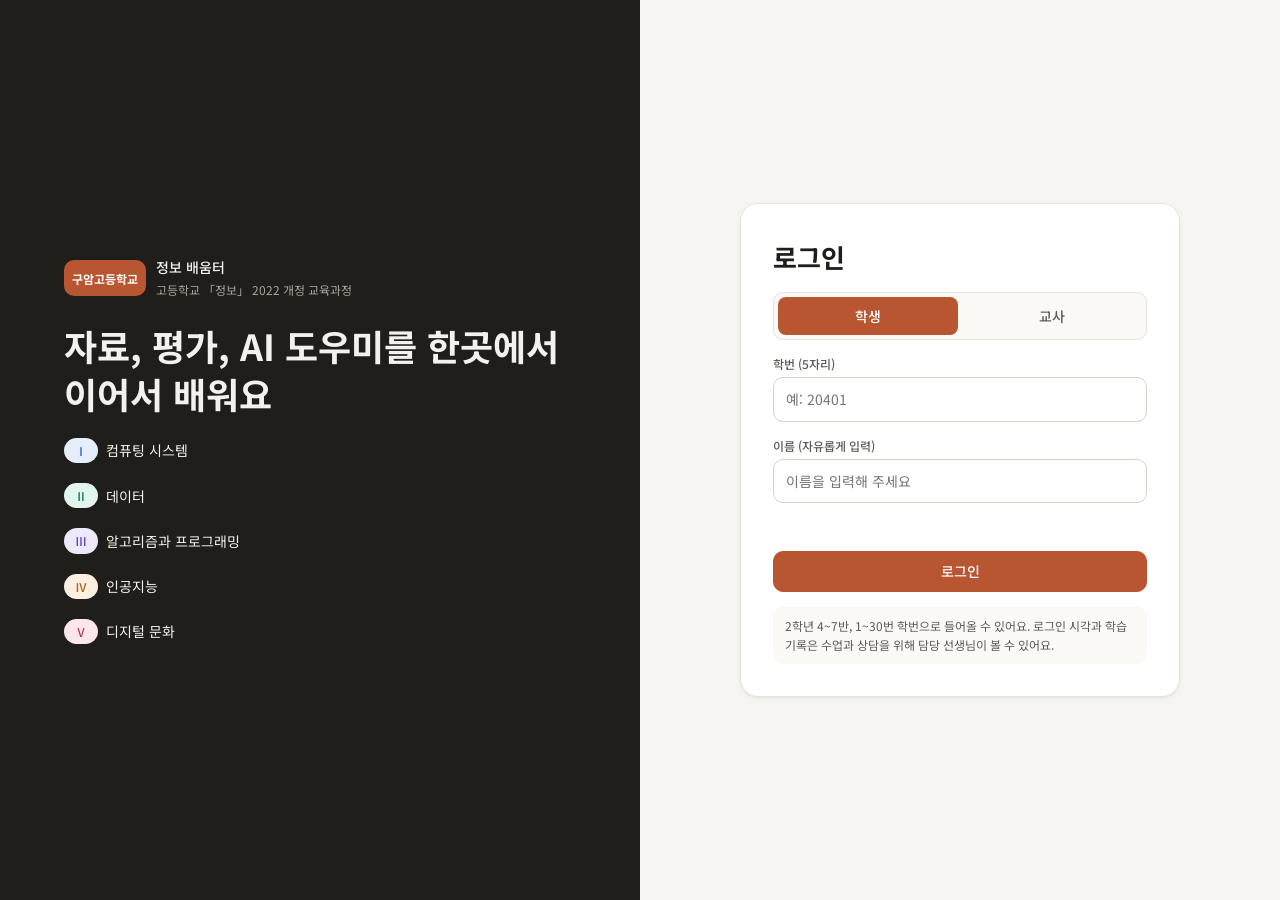
<file: index.html>
<!doctype html>
<html lang="ko">
<head>
<meta charset="utf-8">
<meta name="viewport" content="width=device-width,initial-scale=1">
<title>구암 정보교과 학습 배움터</title>
<meta name="theme-color" content="#B85632">
<meta name="description" content="구암고등학교 「정보」 2022 개정 교육과정 자료, 평가, AI 도우미">
<link rel="manifest" href="manifest.json">
<link rel="icon" href="icons/icon-192.png">
<link rel="apple-touch-icon" href="icons/icon-192.png">
<link rel="preconnect" href="https://fonts.googleapis.com">
<link rel="preconnect" href="https://fonts.gstatic.com" crossorigin>
<link rel="stylesheet" href="https://fonts.googleapis.com/css2?family=Noto+Sans+KR:wght@400;500;700&family=IBM+Plex+Mono:wght@500&display=swap">
<link rel="stylesheet" href="styles.css">
</head>
<body>
<div id="app"></div>
<script src="config.js"></script>
<script src="data.js"></script>
<script src="app.js"></script>
<script>if ('serviceWorker' in navigator) addEventListener('load', () => navigator.serviceWorker.register('sw.js'));</script>
</body>
</html>
</file>
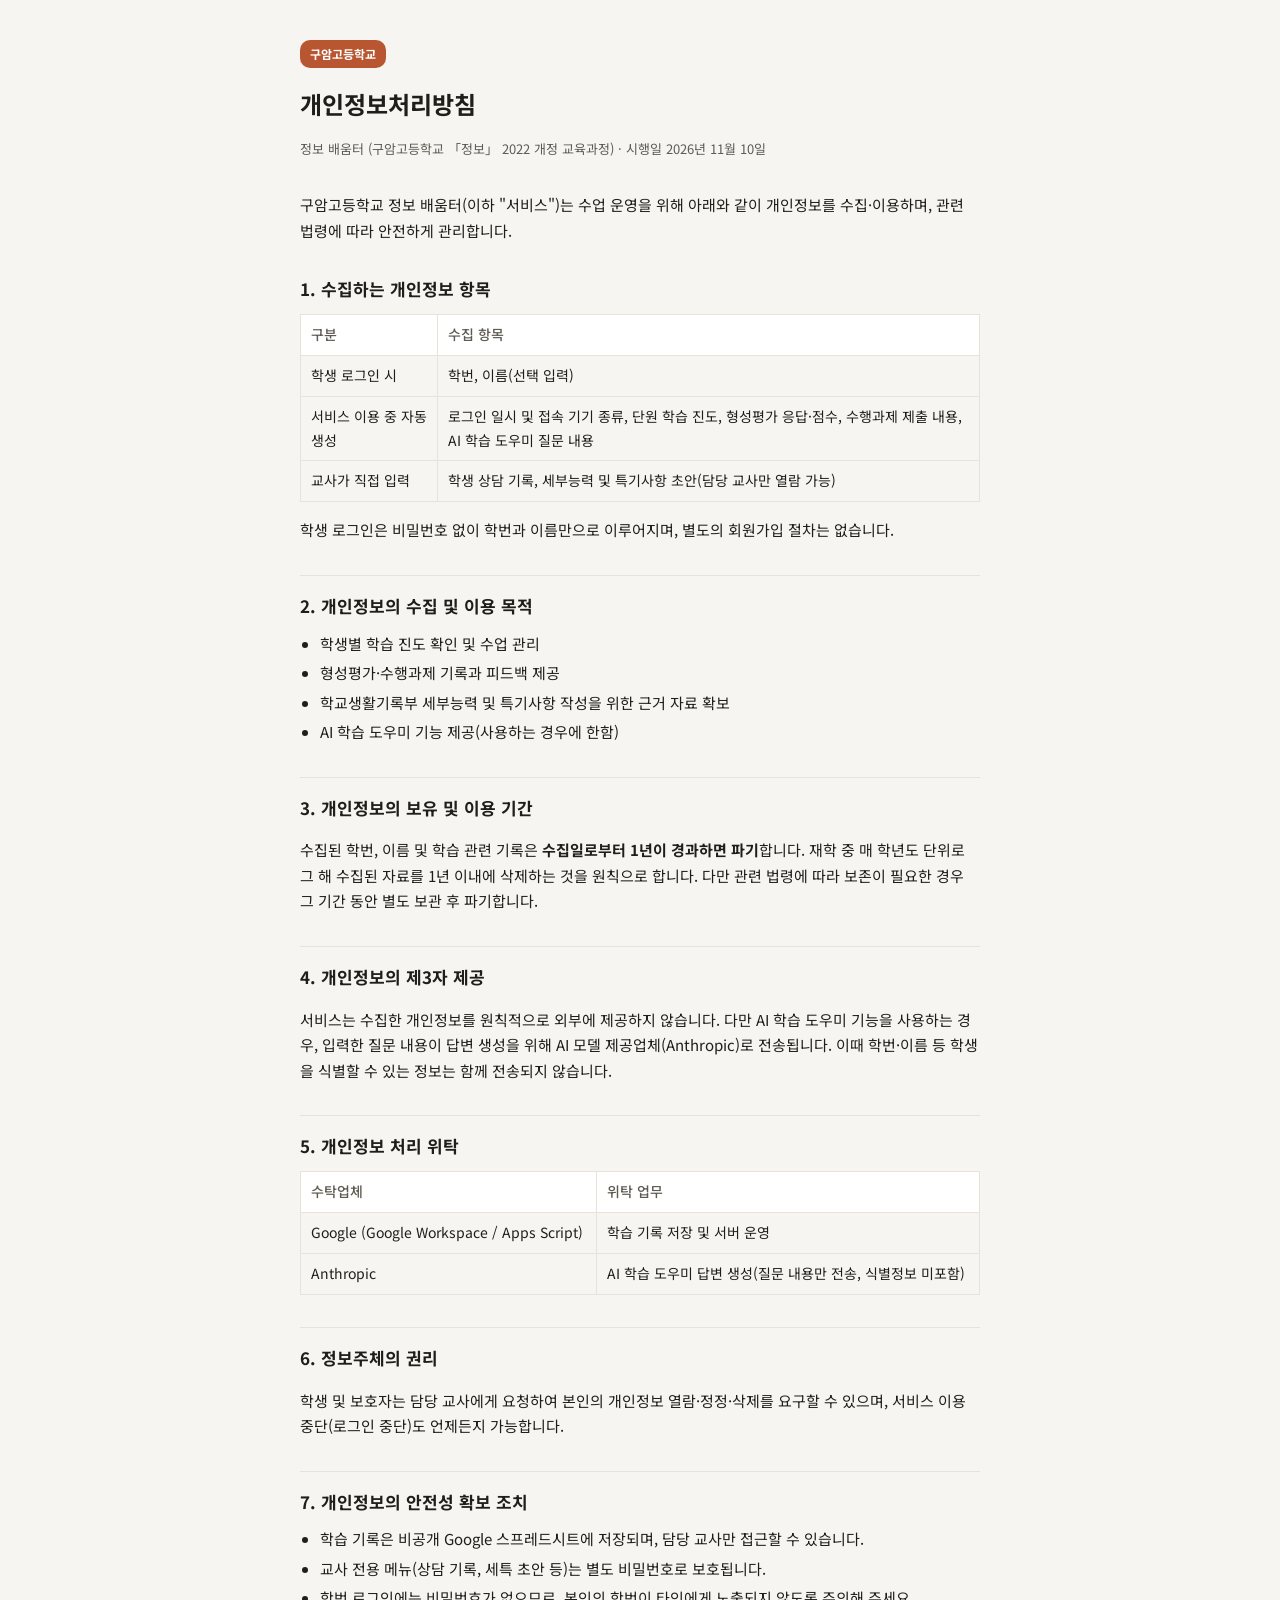
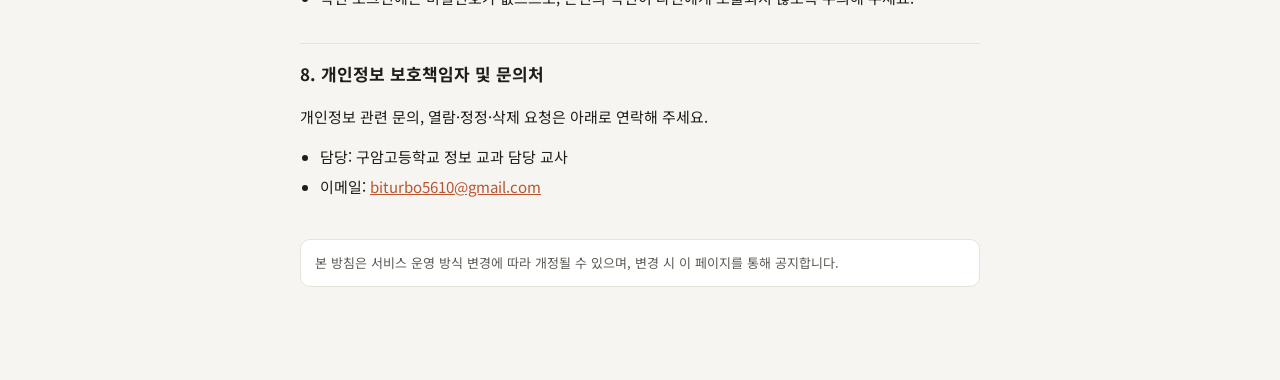
<file: privacy.html>
<!doctype html>
<html lang="ko">
<head>
<meta charset="utf-8">
<meta name="viewport" content="width=device-width,initial-scale=1">
<title>개인정보처리방침 - 구암 정보교과 학습 배움터</title>
<meta name="theme-color" content="#B85632">
<link rel="icon" href="icons/icon-192.png">
<link rel="stylesheet" href="https://fonts.googleapis.com/css2?family=Noto+Sans+KR:wght@400;500;700&display=swap">
<style>
:root{--bg:#F6F5F1;--surface:#FFF;--border:#E6E3DB;--text:#1F1E1B;--text-2:#5E5B54;--accent:#B85632;--on-accent:#FFF}
@media (prefers-color-scheme:dark){:root{--bg:#161512;--surface:#211F1C;--border:#34312B;--text:#F1EEE8;--text-2:#B3AEA4;--accent:#E07A52;--on-accent:#1A1310}}
*{box-sizing:border-box}
body{margin:0;background:var(--bg);color:var(--text);font:15px/1.7 "Noto Sans KR",system-ui,sans-serif;-webkit-font-smoothing:antialiased}
.wrap{max-width:720px;margin:0 auto;padding:40px 20px 80px}
.badge{display:inline-flex;align-items:center;gap:4px;background:var(--accent);color:var(--on-accent);border-radius:10px;padding:4px 10px;font-size:12px;font-weight:700;margin-bottom:16px}
h1{font-size:24px;margin:0 0 6px}
.meta{color:var(--text-2);font-size:13px;margin-bottom:32px}
h2{font-size:17px;margin:32px 0 10px;padding-top:4px;border-top:1px solid var(--border);padding-top:16px}
h2:first-of-type{border-top:0;padding-top:0}
p,li{color:var(--text)}
ul{margin:8px 0;padding-left:20px}
li{margin:4px 0}
table{width:100%;border-collapse:collapse;margin:10px 0;font-size:14px}
th,td{text-align:left;padding:8px 10px;border:1px solid var(--border)}
th{background:var(--surface);font-weight:500;color:var(--text-2)}
.note{background:var(--surface);border:1px solid var(--border);border-radius:10px;padding:12px 14px;font-size:13px;color:var(--text-2);margin-top:40px}
a{color:var(--accent)}
</style>
</head>
<body>
<div class="wrap">
  <span class="badge">구암고등학교</span>
  <h1>개인정보처리방침</h1>
  <p class="meta">정보 배움터 (구암고등학교 「정보」 2022 개정 교육과정) · 시행일 2026년 11월 10일</p>

  <p>구암고등학교 정보 배움터(이하 "서비스")는 수업 운영을 위해 아래와 같이 개인정보를 수집·이용하며, 관련 법령에 따라 안전하게 관리합니다.</p>

  <h2>1. 수집하는 개인정보 항목</h2>
  <table>
    <tr><th>구분</th><th>수집 항목</th></tr>
    <tr><td>학생 로그인 시</td><td>학번, 이름(선택 입력)</td></tr>
    <tr><td>서비스 이용 중 자동 생성</td><td>로그인 일시 및 접속 기기 종류, 단원 학습 진도, 형성평가 응답·점수, 수행과제 제출 내용, AI 학습 도우미 질문 내용</td></tr>
    <tr><td>교사가 직접 입력</td><td>학생 상담 기록, 세부능력 및 특기사항 초안(담당 교사만 열람 가능)</td></tr>
  </table>
  <p>학생 로그인은 비밀번호 없이 학번과 이름만으로 이루어지며, 별도의 회원가입 절차는 없습니다.</p>

  <h2>2. 개인정보의 수집 및 이용 목적</h2>
  <ul>
    <li>학생별 학습 진도 확인 및 수업 관리</li>
    <li>형성평가·수행과제 기록과 피드백 제공</li>
    <li>학교생활기록부 세부능력 및 특기사항 작성을 위한 근거 자료 확보</li>
    <li>AI 학습 도우미 기능 제공(사용하는 경우에 한함)</li>
  </ul>

  <h2>3. 개인정보의 보유 및 이용 기간</h2>
  <p>수집된 학번, 이름 및 학습 관련 기록은 <strong>수집일로부터 1년이 경과하면 파기</strong>합니다. 재학 중 매 학년도 단위로 그 해 수집된 자료를 1년 이내에 삭제하는 것을 원칙으로 합니다. 다만 관련 법령에 따라 보존이 필요한 경우 그 기간 동안 별도 보관 후 파기합니다.</p>

  <h2>4. 개인정보의 제3자 제공</h2>
  <p>서비스는 수집한 개인정보를 원칙적으로 외부에 제공하지 않습니다. 다만 AI 학습 도우미 기능을 사용하는 경우, 입력한 질문 내용이 답변 생성을 위해 AI 모델 제공업체(Anthropic)로 전송됩니다. 이때 학번·이름 등 학생을 식별할 수 있는 정보는 함께 전송되지 않습니다.</p>

  <h2>5. 개인정보 처리 위탁</h2>
  <table>
    <tr><th>수탁업체</th><th>위탁 업무</th></tr>
    <tr><td>Google (Google Workspace / Apps Script)</td><td>학습 기록 저장 및 서버 운영</td></tr>
    <tr><td>Anthropic</td><td>AI 학습 도우미 답변 생성(질문 내용만 전송, 식별정보 미포함)</td></tr>
  </table>

  <h2>6. 정보주체의 권리</h2>
  <p>학생 및 보호자는 담당 교사에게 요청하여 본인의 개인정보 열람·정정·삭제를 요구할 수 있으며, 서비스 이용 중단(로그인 중단)도 언제든지 가능합니다.</p>

  <h2>7. 개인정보의 안전성 확보 조치</h2>
  <ul>
    <li>학습 기록은 비공개 Google 스프레드시트에 저장되며, 담당 교사만 접근할 수 있습니다.</li>
    <li>교사 전용 메뉴(상담 기록, 세특 초안 등)는 별도 비밀번호로 보호됩니다.</li>
    <li>학번 로그인에는 비밀번호가 없으므로, 본인의 학번이 타인에게 노출되지 않도록 주의해 주세요.</li>
  </ul>

  <h2>8. 개인정보 보호책임자 및 문의처</h2>
  <p>개인정보 관련 문의, 열람·정정·삭제 요청은 아래로 연락해 주세요.</p>
  <ul>
    <li>담당: 구암고등학교 정보 교과 담당 교사</li>
    <li>이메일: <a href="mailto:biturbo5610@gmail.com">biturbo5610@gmail.com</a></li>
  </ul>

  <p class="note">본 방침은 서비스 운영 방식 변경에 따라 개정될 수 있으며, 변경 시 이 페이지를 통해 공지합니다.</p>
</div>
</body>
</html>
</file>
<file: styles.css>
:root{
  --bg:#F6F5F1;--surface:#FFF;--muted:#FAF9F6;--border:#E6E3DB;--border-strong:#D6D2C7;
  --text:#1F1E1B;--text-2:#5E5B54;--accent:#B85632;--accent-soft:#F6E7DF;--on-accent:#FFF;
  --side:#1F1E1B;--side-text:#F3F1EC;--side-dim:#A9A59C;--side-on:#34322E;
  --cs:#3565C9;--cs-soft:#E6EDFB;--data:#177A5E;--data-soft:#E2F4EE;--algo:#6B42C7;--algo-soft:#EEE8FB;
  --ai:#B0621A;--ai-soft:#FBEFE2;--cult:#B83A58;--cult-soft:#FAE6EB;--good:#177A5E;--good-soft:#E2F4EE;
  --warn:#B0621A;--warn-soft:#FBEFE2;--danger:#B3261E;--danger-soft:#FBE9E7;
  --shadow:0 1px 2px rgba(31,30,27,.05),0 2px 8px rgba(31,30,27,.04);
  --sans:"Noto Sans KR",system-ui,-apple-system,"Apple SD Gothic Neo","Malgun Gothic",sans-serif;
  --mono:"IBM Plex Mono",ui-monospace,Consolas,monospace;
}
@media (prefers-color-scheme:dark){:root{
  --bg:#161512;--surface:#211F1C;--muted:#1B1A17;--border:#34312B;--border-strong:#46423A;
  --text:#F1EEE8;--text-2:#B3AEA4;--accent:#E07A52;--accent-soft:#3A271F;--on-accent:#1A1310;
  --side:#0F0E0C;--side-text:#F1EEE8;--side-dim:#8F8A80;--side-on:#232220;
  --cs:#7FA3F0;--cs-soft:#1F2A40;--data:#5CC7A3;--data-soft:#18302A;--algo:#A98BF0;--algo-soft:#2A2340;
  --ai:#E9A15A;--ai-soft:#35281A;--cult:#EC7F9A;--cult-soft:#3A2028;--good:#5CC7A3;--good-soft:#18302A;
  --warn:#E9A15A;--warn-soft:#35281A;--danger:#F2998F;--danger-soft:#3B1F1C;--shadow:none;
}}
*{box-sizing:border-box}
html,body{height:100%}
body{margin:0;background:var(--bg);color:var(--text);font:14px/1.6 var(--sans);-webkit-font-smoothing:antialiased}
button,input,select,textarea{font:inherit;color:inherit}
button{cursor:pointer}
:focus-visible{outline:2px solid var(--accent);outline-offset:2px}
h1,h2,h3,p{margin:0}
.mono{font-family:var(--mono)}
.dim{color:var(--text-2)}.small{font-size:12px}
.tone-cs{--c:var(--cs);--cs2:var(--cs-soft)}.tone-data{--c:var(--data);--cs2:var(--data-soft)}.tone-algo{--c:var(--algo);--cs2:var(--algo-soft)}.tone-ai{--c:var(--ai);--cs2:var(--ai-soft)}.tone-cult{--c:var(--cult);--cs2:var(--cult-soft)}

/* login */
.login{display:grid;grid-template-columns:minmax(0,640px) minmax(0,1fr);min-height:100vh}
.login-intro{background:var(--side);color:var(--side-text);padding:56px 64px;display:flex;flex-direction:column;gap:20px;justify-content:center}
.login-intro h1{font-size:36px;line-height:1.35}
.login-intro p{color:var(--side-dim)}
.login-area{display:grid;place-items:center;padding:24px}
.login-card{background:var(--surface);border:1px solid var(--border);border-radius:18px;padding:32px;width:min(440px,100%);box-shadow:var(--shadow);display:flex;flex-direction:column;gap:14px}
.seg{display:flex;gap:4px;background:var(--muted);border:1px solid var(--border);border-radius:10px;padding:4px}
.seg button{flex:1;border:0;background:none;border-radius:8px;padding:8px;font-weight:500;color:var(--text-2)}
.seg button.on{background:var(--accent);color:var(--on-accent)}
.field{display:flex;flex-direction:column;gap:4px}
.field label{font-size:12px;font-weight:500;color:var(--text-2)}
input,select,textarea{background:var(--surface);border:1px solid var(--border-strong);border-radius:10px;padding:10px 12px;width:100%}
textarea{resize:vertical;min-height:84px}
.error{color:var(--danger);font-size:13px;min-height:20px}
.note{background:var(--muted);border-radius:10px;padding:10px 12px;font-size:12px;color:var(--text-2)}
.brand{display:flex;gap:10px;align-items:center}
.mark{min-width:36px;height:36px;padding:0 8px;border-radius:10px;background:var(--accent);color:var(--on-accent);display:grid;place-items:center;font-weight:700;font-size:12px;white-space:nowrap;flex:none}
.brand b{display:block;font-weight:500}.brand small{color:var(--side-dim);font-size:12px}

/* shell */
.app{display:grid;grid-template-columns:232px minmax(0,1fr) 392px;height:100vh}
.app.no-chat{grid-template-columns:232px minmax(0,1fr)}
.side{background:var(--side);color:var(--side-text);display:flex;flex-direction:column;gap:4px;padding:22px 14px;overflow-y:auto}
.side .brand{padding:0 8px 18px}
.side-label{font-size:12px;color:var(--side-dim);padding:0 2px}
.nav button{display:flex;align-items:center;gap:10px;width:100%;background:none;border:0;border-radius:8px;padding:10px 12px;color:var(--side-dim);font-weight:500;text-align:left}
.nav button::before{content:"";width:7px;height:7px;border-radius:50%;background:currentColor;flex:none}
.nav button:hover{color:var(--side-text)}
.nav button.on{background:var(--side-on);color:var(--side-text)}
.nav button.on::before{background:var(--accent)}
.account{margin-top:auto;background:var(--side-on);border-radius:10px;padding:12px;display:flex;flex-direction:column;gap:6px}
.account small{color:var(--side-dim);font-size:12px}
.account button{background:none;border:1px solid var(--side-dim);color:var(--side-text);border-radius:8px;padding:5px;font-size:12px}
.main{overflow-y:auto;padding:28px 32px 40px;display:flex;flex-direction:column;gap:20px}
.head{display:flex;justify-content:space-between;align-items:flex-start;gap:16px;flex-wrap:wrap}
.head h1{font-size:26px;line-height:1.4}
.btn{border:1px solid var(--border);background:var(--surface);border-radius:10px;padding:8px 16px;font-weight:500}
.btn:hover{border-color:var(--border-strong)}
.btn.primary{background:var(--accent);border-color:var(--accent);color:var(--on-accent)}
.btn.ghost{background:none;border-color:transparent;color:var(--text-2)}
.btn:disabled{opacity:.5;cursor:default}
.btn.wide{width:100%}
.row{display:flex;gap:8px;flex-wrap:wrap;align-items:center}
.between{justify-content:space-between}
.grid{display:grid;gap:12px}.g2{grid-template-columns:repeat(2,minmax(0,1fr))}.g3{grid-template-columns:repeat(3,minmax(0,1fr))}.g4{grid-template-columns:repeat(4,minmax(0,1fr))}.g5{grid-template-columns:repeat(5,minmax(0,1fr))}
.card{background:var(--surface);border:1px solid var(--border);border-radius:14px;padding:18px 20px;box-shadow:var(--shadow);display:flex;flex-direction:column;gap:12px;min-width:0}
.card h2{font-size:17px;line-height:1.5}
.card h3{font-size:15px;line-height:1.5}
.card-head{display:flex;justify-content:space-between;align-items:center;gap:8px}
.kpi{gap:2px;padding:16px 18px}
.kpi .l{font-size:12px;font-weight:500;color:var(--text-2)}
.kpi .v{font-family:var(--mono);font-size:28px;line-height:1.3}
.kpi .s{font-size:12px;color:var(--text-2)}
.chip{display:inline-block;font-size:12px;font-weight:500;padding:2px 10px;border-radius:99px;background:var(--cs2,var(--muted));color:var(--c,var(--text-2));border:1px solid transparent}
.chip.neutral{background:var(--muted);color:var(--text-2);border-color:var(--border)}
button.chip{cursor:pointer}
.chip.good{background:var(--good-soft);color:var(--good)}.chip.warn{background:var(--warn-soft);color:var(--warn)}.chip.danger{background:var(--danger-soft);color:var(--danger)}
.bar{height:6px;border-radius:99px;background:var(--border);overflow:hidden}
.bar i{display:block;height:100%;background:var(--c,var(--accent));border-radius:inherit}
.unit{text-align:left;cursor:pointer;gap:8px}
.unit:hover{border-color:var(--c)}
.item{display:flex;align-items:center;gap:12px;background:var(--muted);border:0;border-radius:10px;padding:10px 12px;width:100%;text-align:left;color:var(--text)}
.item .t{flex:1;min-width:0}
.item b{display:block;font-weight:500}
.item small{color:var(--text-2);font-size:12px}
.tag{background:var(--surface);border:1px solid var(--border);border-radius:8px;padding:2px 8px;font-size:12px;font-weight:500;color:var(--text-2);flex:none}
.act{color:var(--accent);font-size:12px;font-weight:500;background:none;border:0;padding:4px;text-decoration:none;flex:none}
.act:disabled{color:var(--text-2);cursor:default}
.continue{background:var(--ai-soft);border-color:transparent;flex-direction:row;align-items:center;justify-content:space-between;gap:16px}
.std{display:grid;grid-template-columns:96px 1fr;gap:12px}
.std .mono{font-size:12px;color:var(--c);line-height:22px}
/* quiz */
.opt{display:flex;align-items:center;gap:12px;background:var(--surface);border:1px solid var(--border);border-radius:10px;padding:12px 14px;width:100%;text-align:left}
.opt .n{width:28px;height:28px;border-radius:50%;border:1px solid var(--border);display:grid;place-items:center;font-family:var(--mono);font-size:12px;flex:none}
.opt:hover:not(:disabled){border-color:var(--accent)}
.opt.correct{background:var(--good-soft);border-color:var(--good)}.opt.wrong{background:var(--danger-soft);border-color:var(--danger)}
.opt:disabled{cursor:default;color:var(--text)}
pre.code{background:var(--muted);border:1px solid var(--border);border-radius:10px;padding:10px 12px;margin:0;font-family:var(--mono);font-size:13px;overflow-x:auto}
.fb{background:var(--good-soft);border-radius:10px;padding:12px 14px}.fb.no{background:var(--danger-soft)}.fb.neutral{background:var(--muted)}
/* table */
.table-wrap{overflow-x:auto}
table{border-collapse:separate;border-spacing:0 6px;width:100%;min-width:720px}
th{font-size:12px;font-weight:500;color:var(--text-2);padding:0 4px;vertical-align:bottom;text-align:center;line-height:1.35}
td{padding:0 3px;text-align:center}
th:first-child,td:first-child{text-align:left;position:sticky;left:0;background:var(--surface);white-space:nowrap;padding-right:10px}
.cell{display:block;border-radius:8px;padding:5px 2px;font-size:12px;font-weight:500;min-width:58px;background:var(--muted);color:var(--text-2)}
.cell.done{background:var(--good-soft);color:var(--good)}.cell.draft{background:var(--warn-soft);color:var(--warn)}
.linkish{background:none;border:0;padding:0;font-weight:500;color:var(--text)}
.linkish:hover{color:var(--accent)}
.columns{display:flex;align-items:flex-end;gap:14px;height:150px}
.columns>div{flex:1;display:flex;flex-direction:column;align-items:center;gap:4px;justify-content:flex-end;height:100%}
.columns i{display:block;width:22px;background:var(--c,var(--accent));border-radius:4px 4px 0 0}
.log{display:grid;grid-template-columns:110px 70px 1fr;gap:10px;background:var(--muted);border-radius:8px;padding:8px 12px;font-size:13px}
.split3{display:grid;grid-template-columns:240px minmax(0,1fr) 320px;gap:14px;align-items:start}
.list-btn{display:flex;justify-content:space-between;gap:8px;width:100%;background:none;border:0;border-radius:8px;padding:7px 10px;text-align:left}
.list-btn.on{background:var(--accent-soft);color:var(--accent)}
.check{display:flex;justify-content:space-between;gap:8px;align-items:center}
/* chat */
.chat{background:var(--surface);border-left:1px solid var(--border);display:flex;flex-direction:column;min-height:0;height:100%}
.chat-head{display:flex;gap:12px;align-items:center;padding:16px 18px;border-bottom:1px solid var(--border)}
.chat-head .x{display:none;margin-left:auto;background:none;border:0;font-size:20px}
.spark{width:36px;height:36px;border-radius:10px;background:var(--accent-soft);display:grid;place-items:center;flex:none}
.ctx{margin:12px 18px 0;padding:8px 12px;border-radius:10px;background:var(--cs2);font-size:12px}
.ctx b{color:var(--c);font-weight:500;margin-right:8px}
.thread{flex:1;overflow-y:auto;padding:12px 18px;display:flex;flex-direction:column;gap:12px}
.msg{max-width:92%;padding:10px 14px;border-radius:14px;white-space:pre-wrap;overflow-wrap:anywhere}
.msg.user{align-self:flex-end;background:var(--accent);color:var(--on-accent)}
.msg.ai{align-self:flex-start;background:var(--muted);border:1px solid var(--border)}
.composer{padding:12px 18px;display:flex;flex-direction:column;gap:10px}
.inbox{display:flex;gap:8px;border:1px solid var(--border);background:var(--muted);border-radius:14px;padding:6px 6px 6px 12px;align-items:flex-end}
.inbox textarea{border:0;background:none;min-height:24px;padding:7px 0;resize:none;outline:none}
.send{width:40px;height:40px;border:0;border-radius:10px;background:var(--accent);color:var(--on-accent);flex:none;font-size:18px}
.send:disabled{opacity:.4}
.ms-frame{position:relative;width:100%;padding-top:60%;border-radius:10px;overflow:hidden;background:var(--muted)}
.ms-frame iframe,.ms-frame>div{position:absolute;inset:0;width:100%;height:100%;border:0}
.fab{display:none;position:fixed;right:16px;bottom:16px;z-index:5;border:0;border-radius:99px;background:var(--accent);color:var(--on-accent);padding:12px 18px;font-weight:700;box-shadow:0 4px 14px rgba(0,0,0,.25)}
.toast{position:fixed;left:50%;bottom:24px;transform:translateX(-50%);background:var(--text);color:var(--bg);padding:8px 16px;border-radius:10px;z-index:20;font-size:13px}

@media (max-width:1180px){
  .app,.app.no-chat{grid-template-columns:200px minmax(0,1fr)}
  .chat{display:none;position:fixed;inset:0;z-index:10;border:0}
  .chat.open{display:flex}.chat-head .x{display:block}
  .fab{display:block}
  .g5{grid-template-columns:repeat(3,minmax(0,1fr))}
  .split3{grid-template-columns:minmax(0,1fr)}
}
@media (max-width:760px){
  .login{grid-template-columns:minmax(0,1fr)}.login-intro{padding:28px 20px}.login-intro h1{font-size:26px}
  html,body{height:auto}
  .app,.app.no-chat{grid-template-columns:minmax(0,1fr);height:auto}
  .side{flex-direction:row;flex-wrap:wrap;align-items:center;padding:12px 16px;gap:6px}
  .side .brand{padding:0 8px 0 0}.side-label{display:none}
  .nav{display:flex;flex-wrap:wrap;gap:2px;order:3;width:100%}.nav button{width:auto;padding:6px 10px}
  .account{margin:0 0 0 auto;flex-direction:row;align-items:center;padding:6px 10px}
  .main{padding:20px 16px 80px;overflow:visible}
  .g2,.g3,.g4,.g5{grid-template-columns:minmax(0,1fr)}
  .g4{grid-template-columns:repeat(2,minmax(0,1fr))}
  .continue{flex-direction:column;align-items:flex-start}
  .log{grid-template-columns:minmax(0,1fr)}
}
</file>
